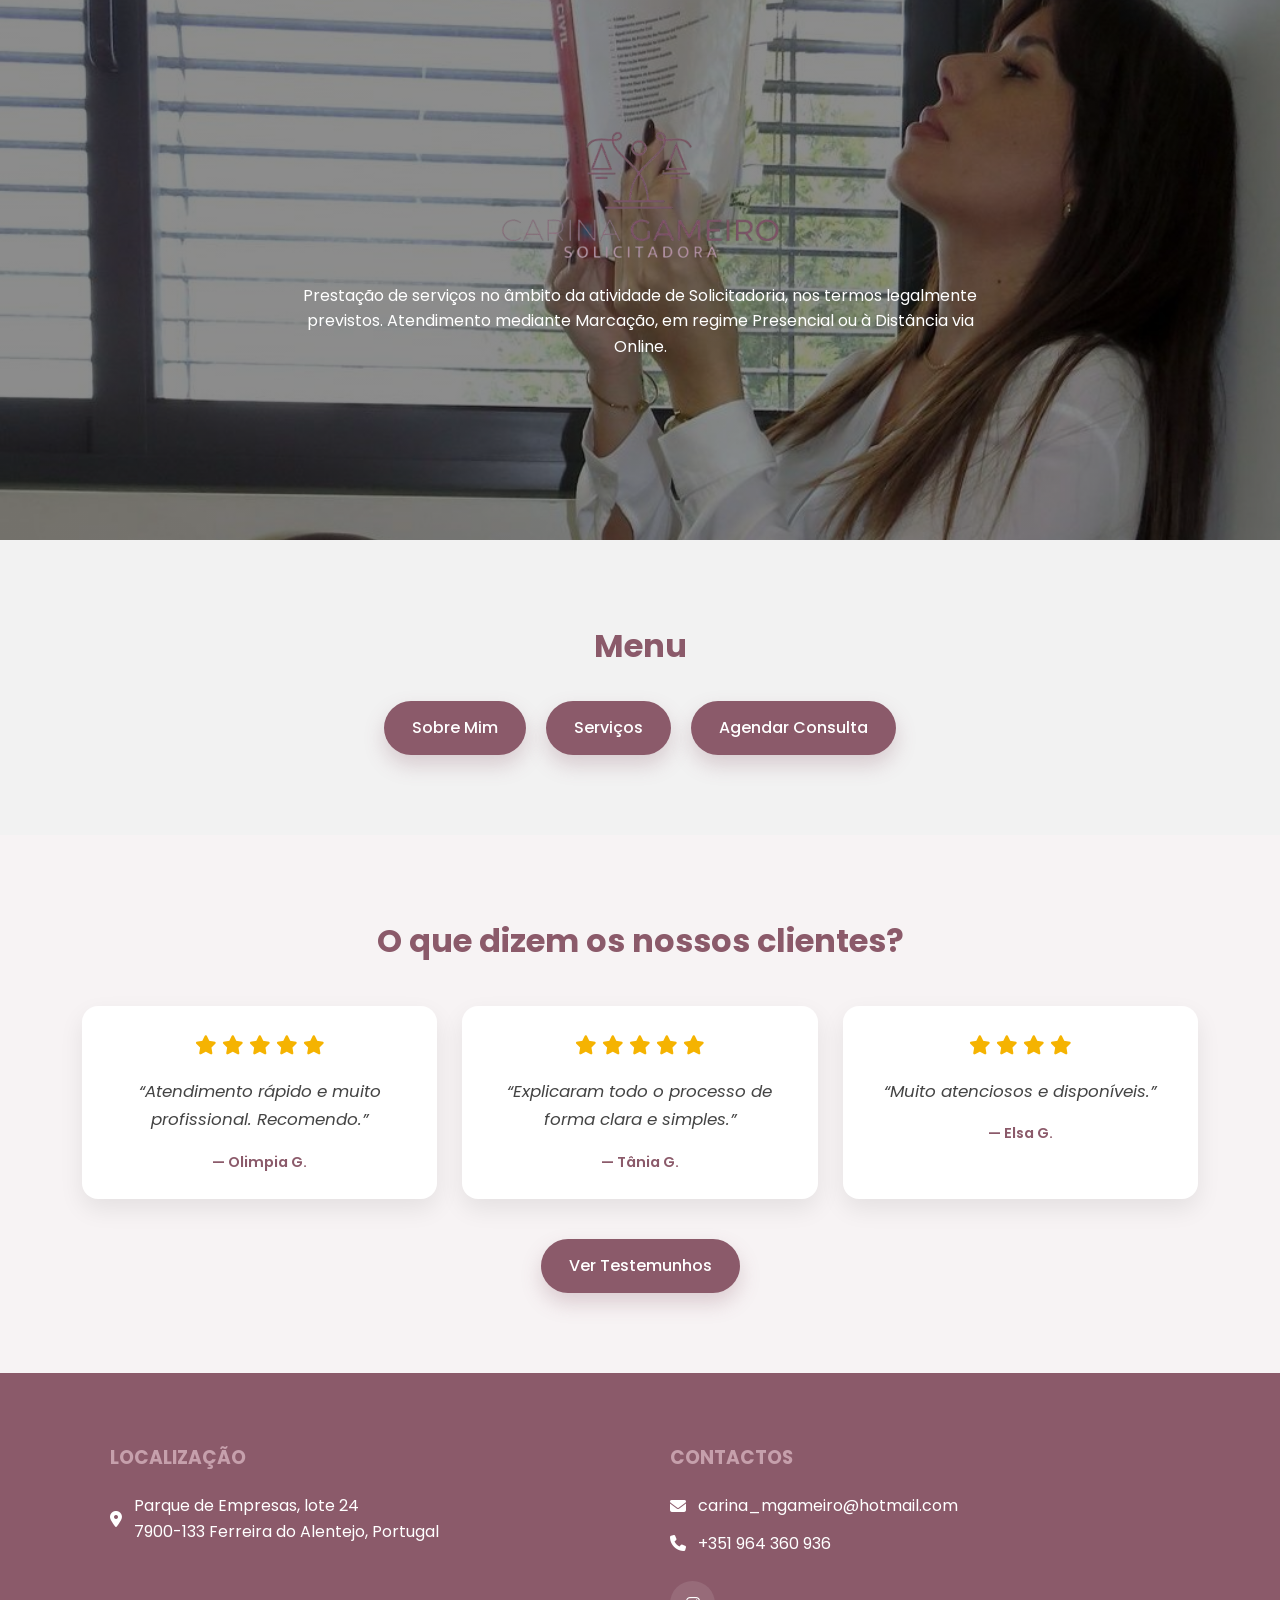
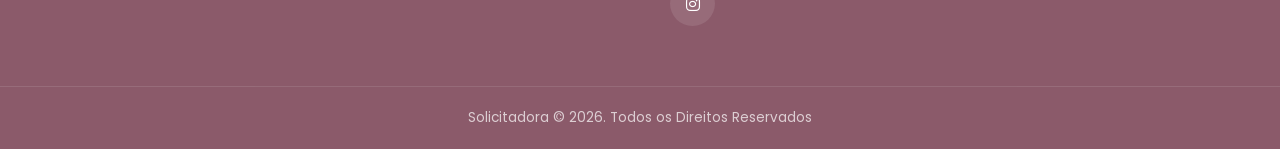
<file: index.html>
<!DOCTYPE html>
<html lang="pt">

<head>
    <meta charset="UTF-8">
    <meta name="viewport" content="width=device-width, initial-scale=1.0">
    <title>Solicitadora | Carina Gameiro</title>
    <link rel="stylesheet" href="styles.css" />
    <link href="https://fonts.googleapis.com/css2?family=Poppins:wght@300;400;600&display=swap" rel="stylesheet" />
    <link rel="stylesheet" href="https://cdnjs.cloudflare.com/ajax/libs/font-awesome/6.5.0/css/all.min.css">
</head>

<body>

    <!-- ////////////////////////////////////////////////////////////////////////////////////////////////////////////////// -->
    <!-- ////////////////////////////////////////////////////////////////////////////////////////////////////////////////// -->

    <header class="header" style="background-image: url('assets/sobrecarina.jpeg');">

        <div class="header-overlay"></div>

        <div class="container">

            <img src="assets/carinagameiro_logo.png" alt="Carina Gameiro Solicitadora" class="header-logo" />

            <p class="header-text reveal">
                Prestação de serviços no âmbito da atividade de Solicitadoria, nos termos legalmente previstos.
                Atendimento mediante Marcação, em regime Presencial ou à Distância via Online.
            </p>

        </div>

    </header>

    <!-- ////////////////////////////////////////////////////////////////////////////////////////////////////////////////// -->
    <!-- ////////////////////////////////////////////////////////////////////////////////////////////////////////////////// -->

    <section class="menu">

        <h2>Menu</h2>

        <!-- ============================================================================== -->
        <!-- BOTÕES -->
        <div class="menu-btns">
            <a href="sobre.html" class="btn-primary">Sobre Mim</a>
            <a href="servicos.html" class="btn-primary">Serviços</a>
            <a href="atendimento.html" class="btn-primary">Agendar Consulta</a>
        </div>

    </section>

    <!-- ////////////////////////////////////////////////////////////////////////////////////////////////////////////////// -->
    <!-- ////////////////////////////////////////////////////////////////////////////////////////////////////////////////// -->

    <section class="testimonials">

        <div class="container">

            <h2>O que dizem os nossos clientes?</h2>

            <div class="testimonials-grid">

                <!-- ============================================================================== -->
                <!-- 1º CARD -->
                <div class="testimonial-card">

                    <div class="stars">
                        <i class="fas fa-star"></i>
                        <i class="fas fa-star"></i>
                        <i class="fas fa-star"></i>
                        <i class="fas fa-star"></i>
                        <i class="fas fa-star"></i>
                    </div>

                    <p>“Atendimento rápido e muito profissional. Recomendo.”</p>
                    <span class="author">— Olimpia G.</span>

                </div>

                <!-- ============================================================================== -->
                <!-- 2º CARD -->
                <div class="testimonial-card">

                    <div class="stars">
                        <i class="fas fa-star"></i>
                        <i class="fas fa-star"></i>
                        <i class="fas fa-star"></i>
                        <i class="fas fa-star"></i>
                        <i class="fas fa-star"></i>
                    </div>

                    <p>“Explicaram todo o processo de forma clara e simples.”</p>
                    <span class="author">— Tânia G.</span>

                </div>

                <!-- ============================================================================== -->
                <!-- 3º CARD -->
                <div class="testimonial-card">

                    <div class="stars">
                        <i class="fas fa-star"></i>
                        <i class="fas fa-star"></i>
                        <i class="fas fa-star"></i>
                        <i class="fas fa-star"></i>
                    </div>

                    <p>“Muito atenciosos e disponíveis.”</p>
                    <span class="author">— Elsa G.</span>

                </div>
            </div>

            <a href="testemunhos.html" class="btn-primary">Ver Testemunhos</a>

        </div>

    </section>

    <!-- ////////////////////////////////////////////////////////////////////////////////////////////////////////////////// -->
    <!-- ////////////////////////////////////////////////////////////////////////////////////////////////////////////////// -->

    <section class="footer">

        <div class="container">

            <!-- ============================================================================== -->
            <!-- LADO ESQUERDO -->
            <div class="footer-left">

                <h3>LOCALIZAÇÃO</h3>

                <div class="contact-item">
                    <i class="fas fa-location-dot"></i>
                    <p>Parque de Empresas, lote 24<br />7900-133 Ferreira do Alentejo, Portugal</p>
                </div>

            </div>

            <!-- ============================================================================== -->
            <!-- LADO DIREITO -->
            <div class="footer-right">

                <h3>CONTACTOS</h3>

                <div class="contact-item">
                    <i class="fas fa-envelope"></i>
                    <span>carina_mgameiro@hotmail.com</span>
                </div>

                <div class="contact-item">
                    <i class="fas fa-phone"></i>
                    <span>+351 964 360 936</span>
                </div>

                <div class="footer-socials">
                    <a href="https://www.instagram.com/carinagameiro.solicitadora/" target="_blank">
                        <i class="fab fa-instagram"></i>
                    </a>
                </div>

            </div>

        </div>

        <!-- ============================================================================== -->
        <!-- FINAL -->
        <div class="footer-bottom">
            <p>
                Solicitadora © 2026. Todos os Direitos Reservados
            </p>
        </div>

    </section>

    <!-- ////////////////////////////////////////////////////////////////////////////////////////////////////////////////// -->
    <!-- ////////////////////////////////////////////////////////////////////////////////////////////////////////////////// -->

    <script src="script.js"></script>

</body>

</html>
</file>
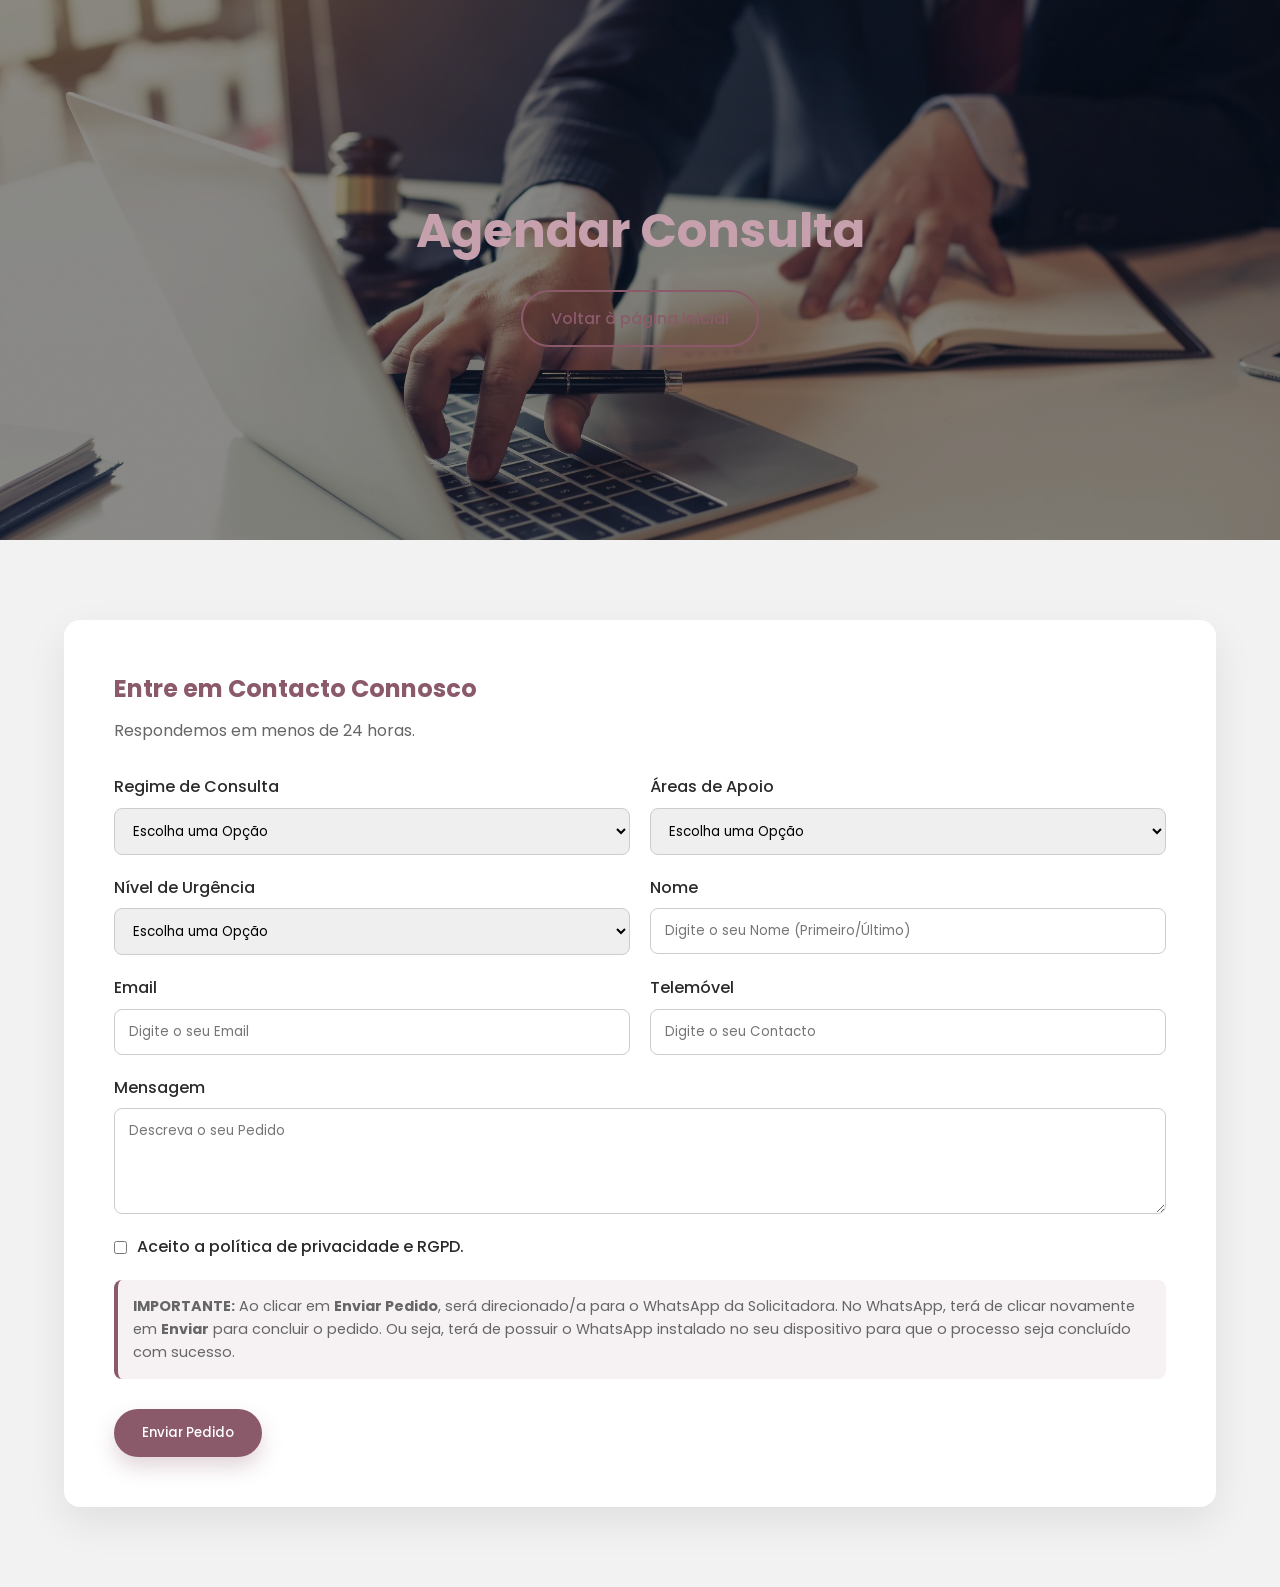
<file: atendimento.html>
<!DOCTYPE html>
<html lang="pt">

<head>
    <meta charset="UTF-8">
    <meta name="viewport" content="width=device-width, initial-scale=1.0">
    <title>Agendar Consulta | Carina Gameiro</title>
    <link rel="stylesheet" href="styles.css" />
    <link href="https://fonts.googleapis.com/css2?family=Poppins:wght@300;400;600&display=swap" rel="stylesheet" />
    <link rel="stylesheet" href="https://cdnjs.cloudflare.com/ajax/libs/font-awesome/6.5.0/css/all.min.css">
</head>

<body>

    <!-- ////////////////////////////////////////////////////////////////////////////////////////////////////////////////// -->
    <!-- ////////////////////////////////////////////////////////////////////////////////////////////////////////////////// -->

    <header class="header" style="background-image: url('assets/consultaonline.jpeg');">

        <div class="header-overlay"></div>

        <div class="container">

            <div class="header-content">
                <h1>Agendar Consulta</h1>
                <a href="index.html" class="btn-secondary">Voltar à página inicial</a>
            </div>

        </div>

    </header>

    <!-- ////////////////////////////////////////////////////////////////////////////////////////////////////////////////// -->
    <!-- ////////////////////////////////////////////////////////////////////////////////////////////////////////////////// -->

    <section class="appointment">

        <div class="container">

            <form class="appointment-form" id="formWhatsapp">

                <h2>Entre em Contacto Connosco</h2>
                <p>Respondemos em menos de 24 horas.</p>

                <div class="appointment-grid">

                    <div>
                        <label for="consultation">Regime de Consulta</label>
                        <select id="consultation" required>
                            <option value="">Escolha uma Opção</option>
                            <option>Presencial</option>
                            <option>Online</option>
                        </select>
                    </div>

                    <div>
                        <label for="area">Áreas de Apoio</label>
                        <select id="area" required>
                            <option value="">Escolha uma Opção</option>
                            <option>Atos Notariais</option>
                            <option>Societário e Comercial</option>
                            <option>Imobiliário e Registos</option>
                            <option>Família e Sucessões</option>
                            <option>Contratual e Laboral</option>
                            <option>Fiscal</option>
                        </select>
                    </div>

                    <div>
                        <label for="urgency">Nível de Urgência</label>
                        <select id="urgency" required>
                            <option value="">Escolha uma Opção</option>
                            <option>Normal</option>
                            <option>Urgente</option>
                        </select>
                    </div>

                    <div>
                        <label for="name">Nome</label>
                        <input id="name" type="text" placeholder="Digite o seu Nome (Primeiro/Último)" required>
                    </div>

                    <div>
                        <label for="email">Email</label>
                        <input id="email" type="email" placeholder="Digite o seu Email" required>
                    </div>

                    <div>
                        <label for="phone">Telemóvel</label>
                        <input id="phone" type="tel" placeholder="Digite o seu Contacto" required>
                    </div>

                    <div class="massage-width">
                        <label for="message">Mensagem</label>
                        <textarea id="message" rows="4" placeholder="Descreva o seu Pedido"></textarea>
                    </div>

                </div>

                <div class="checkbox-group">
                    <label>
                        <input type="checkbox" required> Aceito a política de privacidade e RGPD.
                    </label>
                </div>

                <p class="whatsapp-note">
                    <strong>IMPORTANTE:</strong> Ao clicar em <strong>Enviar Pedido</strong>, será direcionado/a para o
                    WhatsApp da Solicitadora.
                    No WhatsApp, terá de clicar novamente em <strong>Enviar</strong> para concluir o pedido.
                    Ou seja, terá de possuir o WhatsApp instalado no seu dispositivo para que o processo seja concluído
                    com sucesso.
                </p>


                <button type="submit" class="btn-primary">Enviar Pedido</button>

            </form>
        </div>

    </section>

    <!-- ////////////////////////////////////////////////////////////////////////////////////////////////////////////////// -->
    <!-- ////////////////////////////////////////////////////////////////////////////////////////////////////////////////// -->

    <script src="script.js"></script>

</body>

</html>
</file>
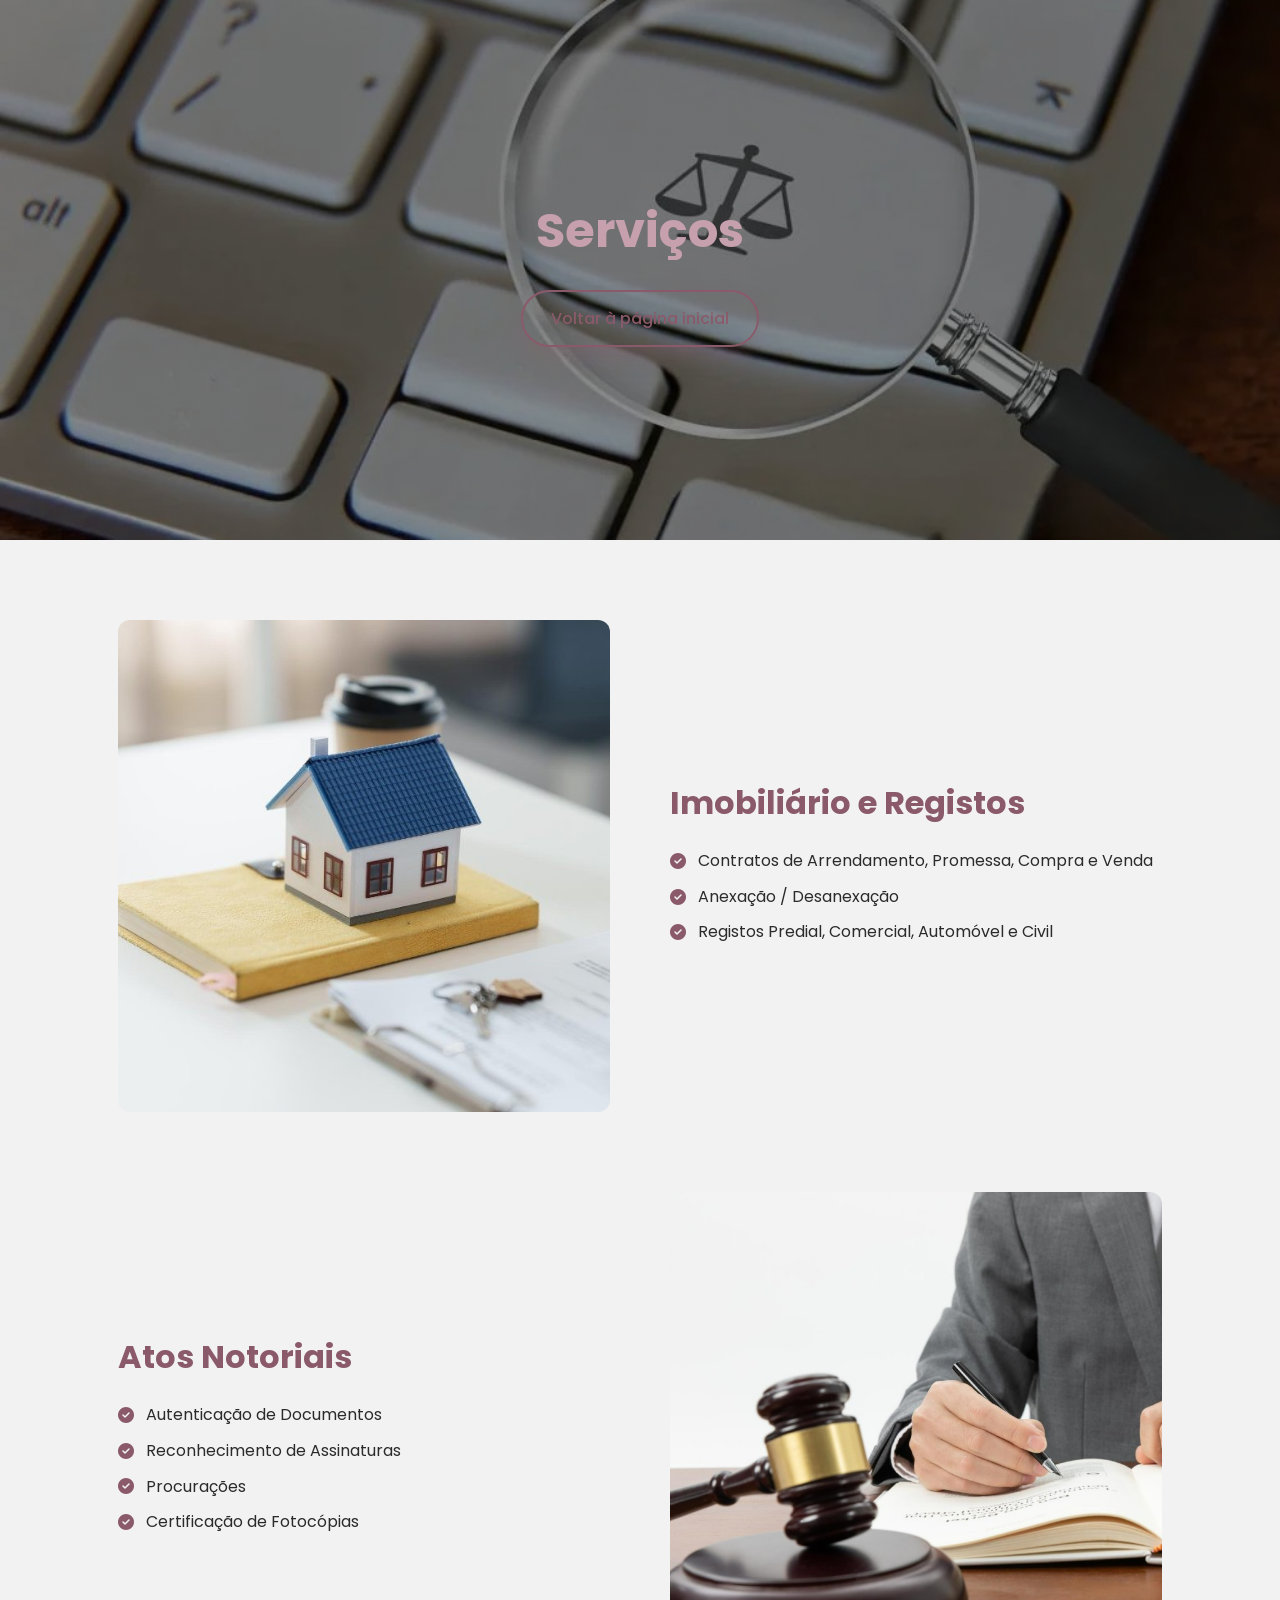
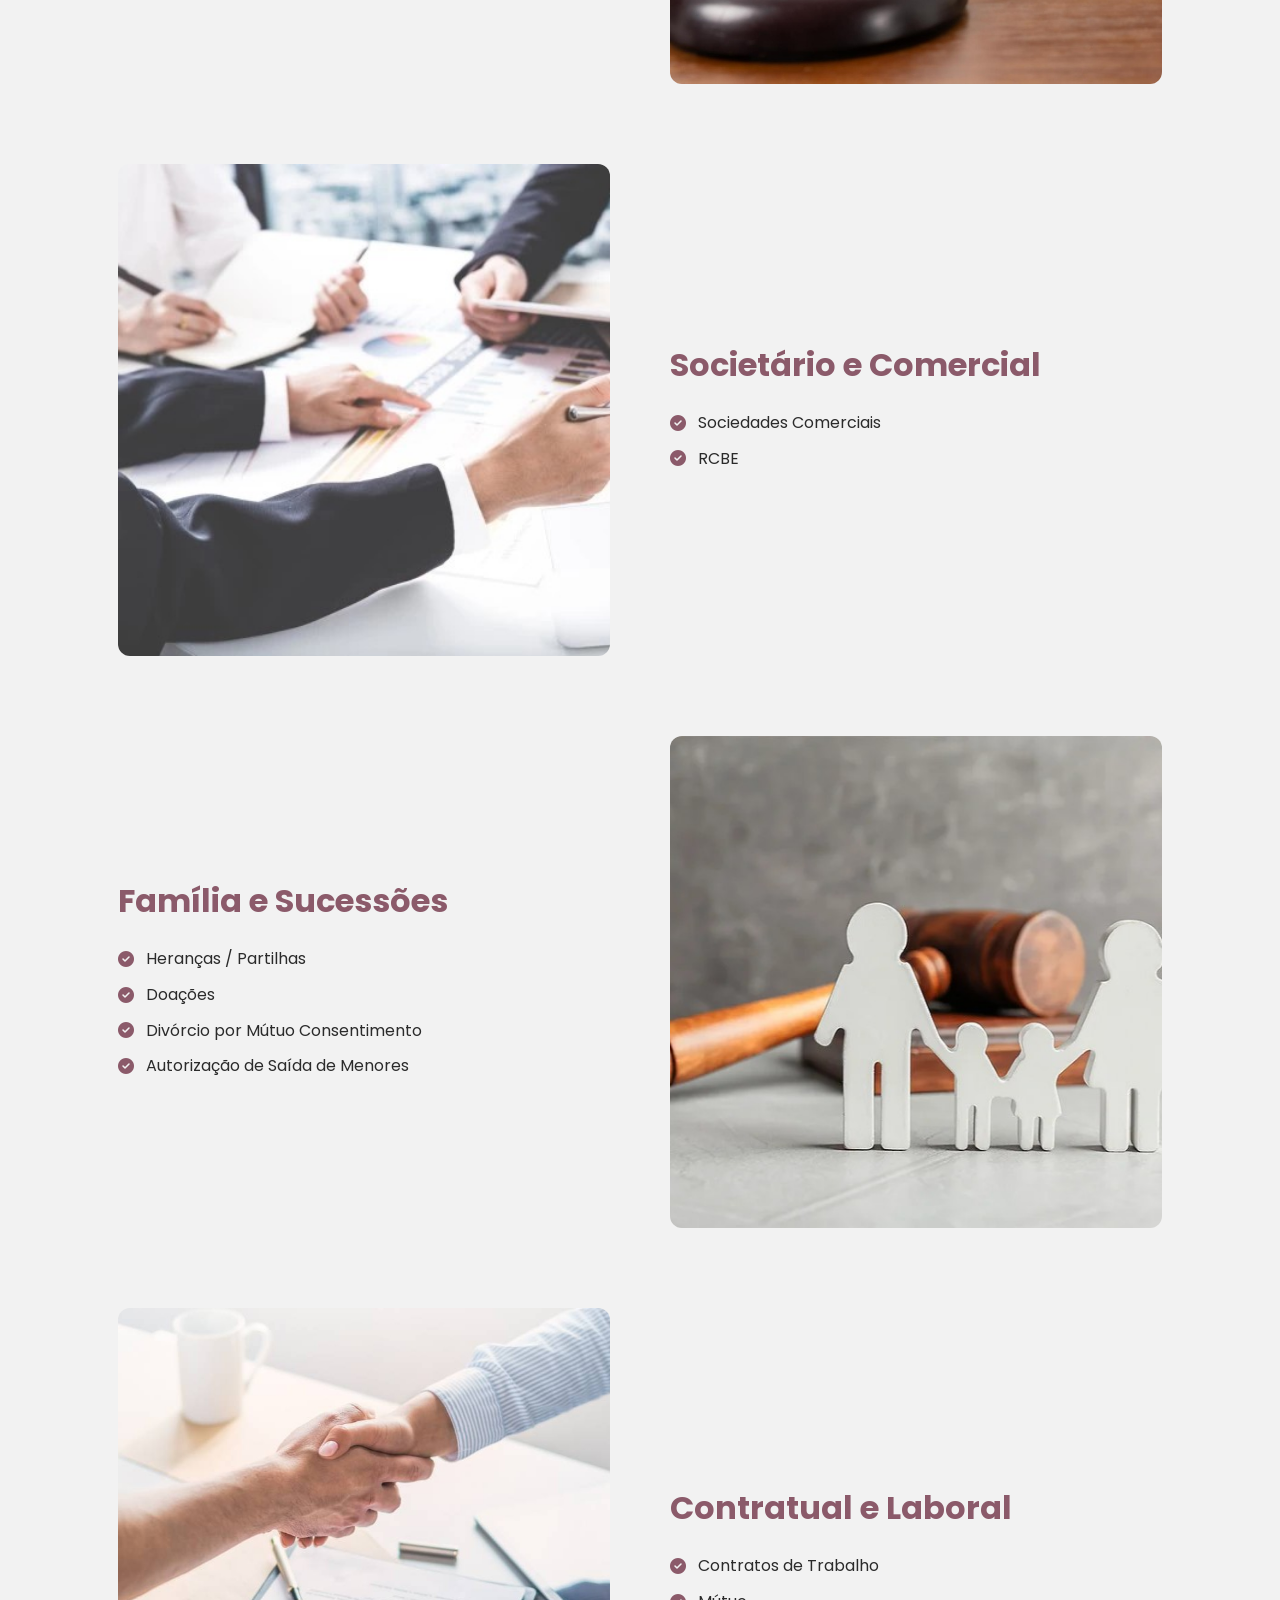
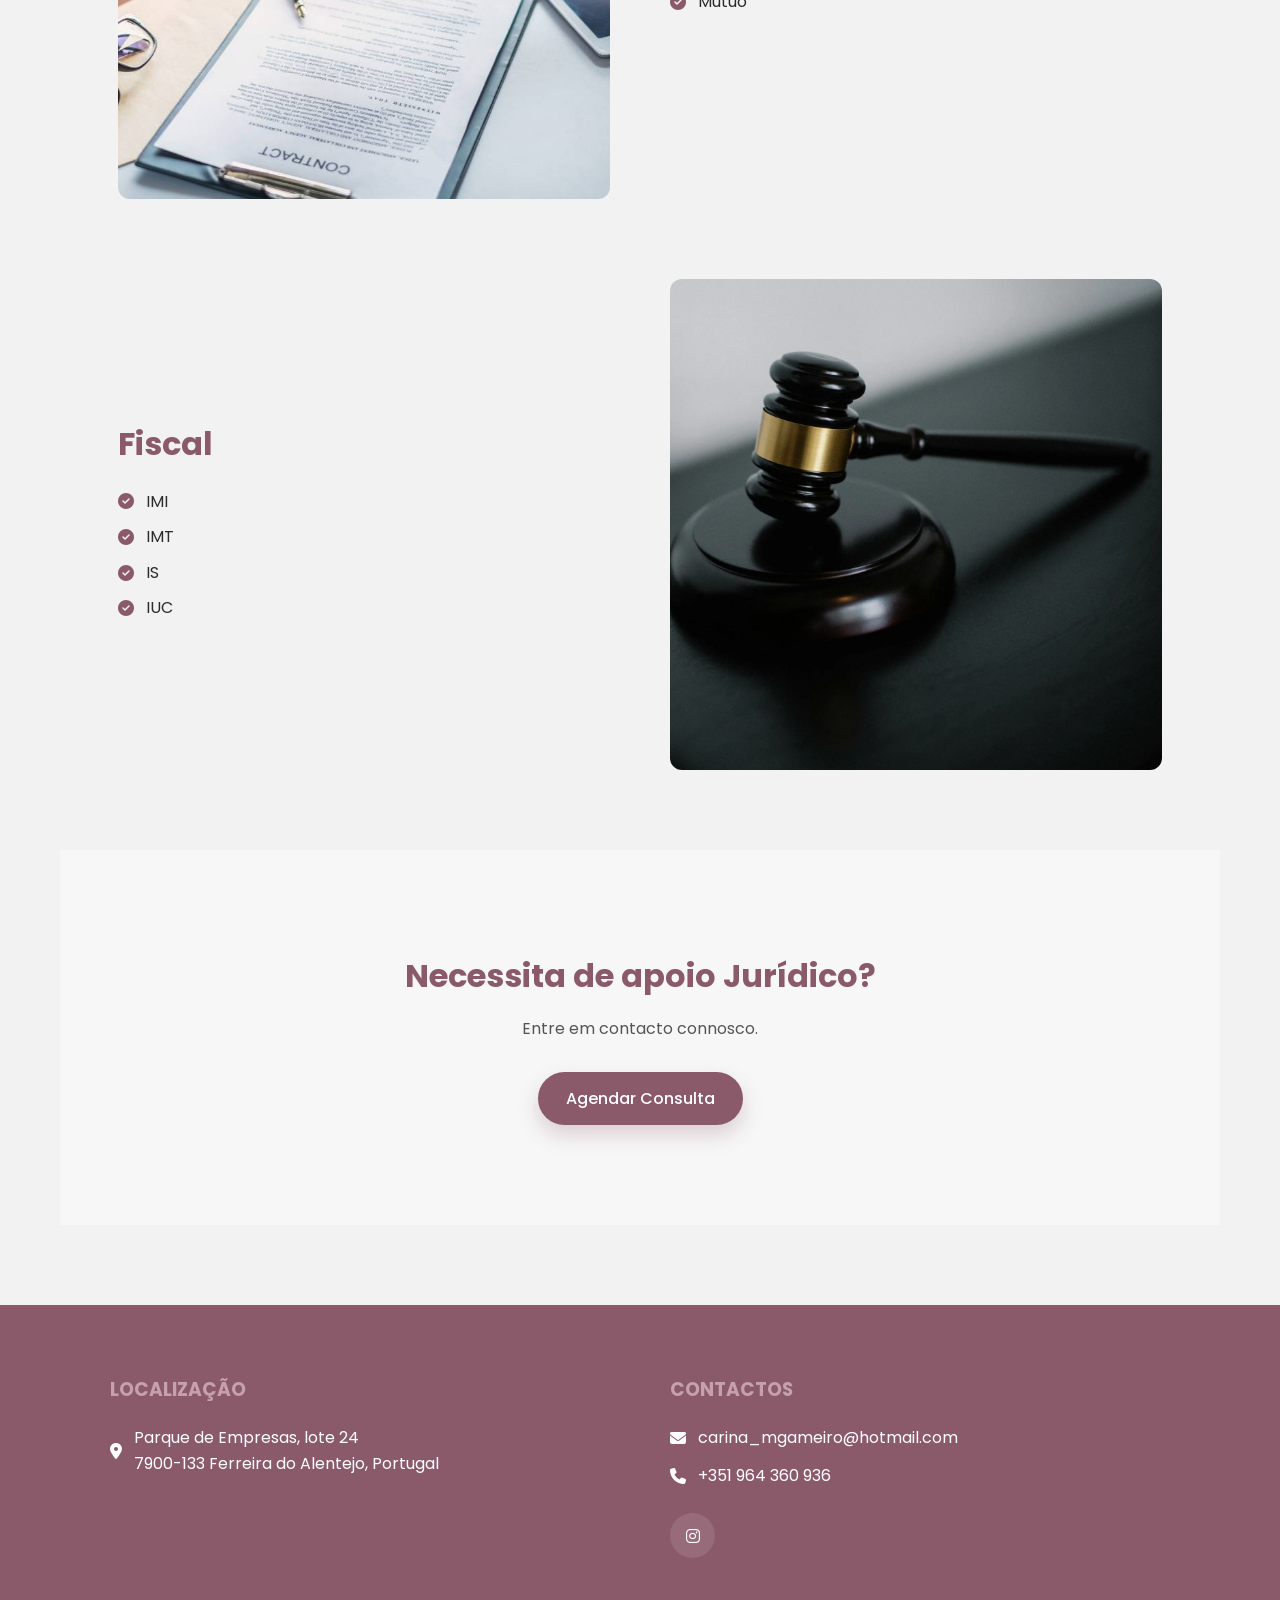
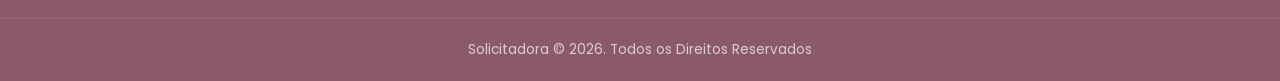
<file: servicos.html>
<!DOCTYPE html>
<html lang="pt">

<head>
    <meta charset="UTF-8">
    <meta name="viewport" content="width=device-width, initial-scale=1.0">
    <title>Serviços | Carina Gameiro</title>
    <link rel="stylesheet" href="styles.css" />
    <link href="https://fonts.googleapis.com/css2?family=Poppins:wght@300;400;600&display=swap" rel="stylesheet" />
    <link rel="stylesheet" href="https://cdnjs.cloudflare.com/ajax/libs/font-awesome/6.5.0/css/all.min.css">
</head>

<body>

    <!-- ////////////////////////////////////////////////////////////////////////////////////////////////////////////////// -->
    <!-- ////////////////////////////////////////////////////////////////////////////////////////////////////////////////// -->

    <header class="header" style="background-image: url('assets/servicos.jpg');">

        <div class="header-overlay"></div>

        <div class="container">

            <div class="header-content">
                <h1>Serviços</h1>
                <a href="index.html" class="btn-secondary">Voltar à página inicial</a>
            </div>

        </div>

    </header>

    <!-- ////////////////////////////////////////////////////////////////////////////////////////////////////////////////// -->
    <!-- ////////////////////////////////////////////////////////////////////////////////////////////////////////////////// -->

    <section class="services">

        <div class="container">

            <!-- ============================================================================== -->
            <!-- 1º CARD - IMOBILIÁRIO E REGISTOS -->
            <div class="service-row">

                <div class="service-image">
                    <img src="assets/imobiliario_registos.jpg" alt="Imobiliário e Registos">
                </div>

                <div class="service-content">
                    <h2>Imobiliário e Registos</h2>

                    <ul>
                        <li><i class="fas fa-circle-check"></i> Contratos de Arrendamento, Promessa, Compra e Venda</li>
                        <li><i class="fas fa-circle-check"></i> Anexação / Desanexação</li>
                        <li><i class="fas fa-circle-check"></i> Registos Predial, Comercial, Automóvel e Civil</li>
                    </ul>
                </div>

            </div>

            <!-- ============================================================================== -->
            <!-- 2º CARD - ATOS NOTORIAIS -->
            <div class="service-row reverse">

                <div class="service-image">
                    <img src="assets/atos_notoriais.jpg" alt="Atos Notoriais">
                </div>

                <div class="service-content">
                    <h2>Atos Notoriais</h2>

                    <ul>
                        <li><i class="fas fa-circle-check"></i> Autenticação de Documentos</li>
                        <li><i class="fas fa-circle-check"></i> Reconhecimento de Assinaturas</li>
                        <li><i class="fas fa-circle-check"></i> Procurações</li>
                        <li><i class="fas fa-circle-check"></i> Certificação de Fotocópias</li>
                    </ul>
                </div>

            </div>

            <!-- ============================================================================== -->
            <!-- 3º CARD - SOCIETÁRIO E COMERCIAL -->
            <div class="service-row">

                <div class="service-image">
                    <img src="assets/societario_comercial.jpg" alt="Societário e Comercial">
                </div>

                <div class="service-content">
                    <h2>Societário e Comercial</h2>

                    <ul>
                        <li><i class="fas fa-circle-check"></i> Sociedades Comerciais</li>
                        <li><i class="fas fa-circle-check"></i> RCBE</li>
                    </ul>
                </div>

            </div>

            <!-- ============================================================================== -->
            <!-- 4º CARD - FAMÍLIA E SUCESSÕES -->
            <div class="service-row reverse">

                <div class="service-image">
                    <img src="assets/familia_sucessões.jpg" alt="Família e Sucessões">
                </div>

                <div class="service-content">
                    <h2>Família e Sucessões</h2>

                    <ul>
                        <li><i class="fas fa-circle-check"></i> Heranças / Partilhas</li>
                        <li><i class="fas fa-circle-check"></i> Doações</li>
                        <li><i class="fas fa-circle-check"></i> Divórcio por Mútuo Consentimento</li>
                        <li><i class="fas fa-circle-check"></i> Autorização de Saída de Menores</li>
                    </ul>
                </div>

            </div>

            <!-- ============================================================================== -->
            <!-- 5º CARD - CONTRATUAL E LABORAL -->
            <div class="service-row">

                <div class="service-image">
                    <img src="assets/contratual_laboral.jpg" alt="Contratual e Laboral">
                </div>

                <div class="service-content">
                    <h2>Contratual e Laboral</h2>

                    <ul>
                        <li><i class="fas fa-circle-check"></i> Contratos de Trabalho</li>
                        <li><i class="fas fa-circle-check"></i> Mútuo</li>
                    </ul>
                </div>

            </div>

            <!-- ============================================================================== -->
            <!-- 6º CARD - FISCAL -->
            <div class="service-row reverse">

                <div class="service-image">
                    <img src="assets/fiscal.jpg" alt="Fiscal">
                </div>

                <div class="service-content">
                    <h2>Fiscal</h2>

                    <ul>
                        <li><i class="fas fa-circle-check"></i> IMI</li>
                        <li><i class="fas fa-circle-check"></i> IMT</li>
                        <li><i class="fas fa-circle-check"></i> IS</li>
                        <li><i class="fas fa-circle-check"></i> IUC</li>
                    </ul>
                </div>

            </div>

        </div>

        <!-- ////////////////////////////////////////////////////////////////////////////////////////////////////////////////// -->
        <!-- ////////////////////////////////////////////////////////////////////////////////////////////////////////////////// -->

        <section class="cta">

            <h2>Necessita de apoio Jurídico?</h2>
            <p>Entre em contacto connosco.</p>
            <a href="atendimento.html" class="btn-primary">Agendar Consulta</a>

        </section>

    </section>

    <!-- ////////////////////////////////////////////////////////////////////////////////////////////////////////////////// -->
    <!-- ////////////////////////////////////////////////////////////////////////////////////////////////////////////////// -->

    <section class="footer">

        <div class="container">

            <!-- ============================================================================== -->
            <!-- LADO ESQUERDO -->
            <div class="footer-left">

                <h3>LOCALIZAÇÃO</h3>

                <div class="contact-item">
                    <i class="fas fa-location-dot"></i>
                    <p>Parque de Empresas, lote 24<br />7900-133 Ferreira do Alentejo, Portugal</p>
                </div>

            </div>

            <!-- ============================================================================== -->
            <!-- LADO DIREITO -->
            <div class="footer-right">

                <h3>CONTACTOS</h3>

                <div class="contact-item">
                    <i class="fas fa-envelope"></i>
                    <span>carina_mgameiro@hotmail.com</span>
                </div>

                <div class="contact-item">
                    <i class="fas fa-phone"></i>
                    <span>+351 964 360 936</span>
                </div>

                <div class="footer-socials">
                    <a href="https://www.instagram.com/carinagameiro.solicitadora/" target="_blank">
                        <i class="fab fa-instagram"></i>
                    </a>
                </div>

            </div>

        </div>

        <!-- ============================================================================== -->
        <!-- FINAL -->
        <div class="footer-bottom">
            <p>
                Solicitadora © 2026. Todos os Direitos Reservados
            </p>
        </div>

    </section>

    <!-- ////////////////////////////////////////////////////////////////////////////////////////////////////////////////// -->
    <!-- ////////////////////////////////////////////////////////////////////////////////////////////////////////////////// -->

    <script src="script.js"></script>

</body>

</html>
</file>
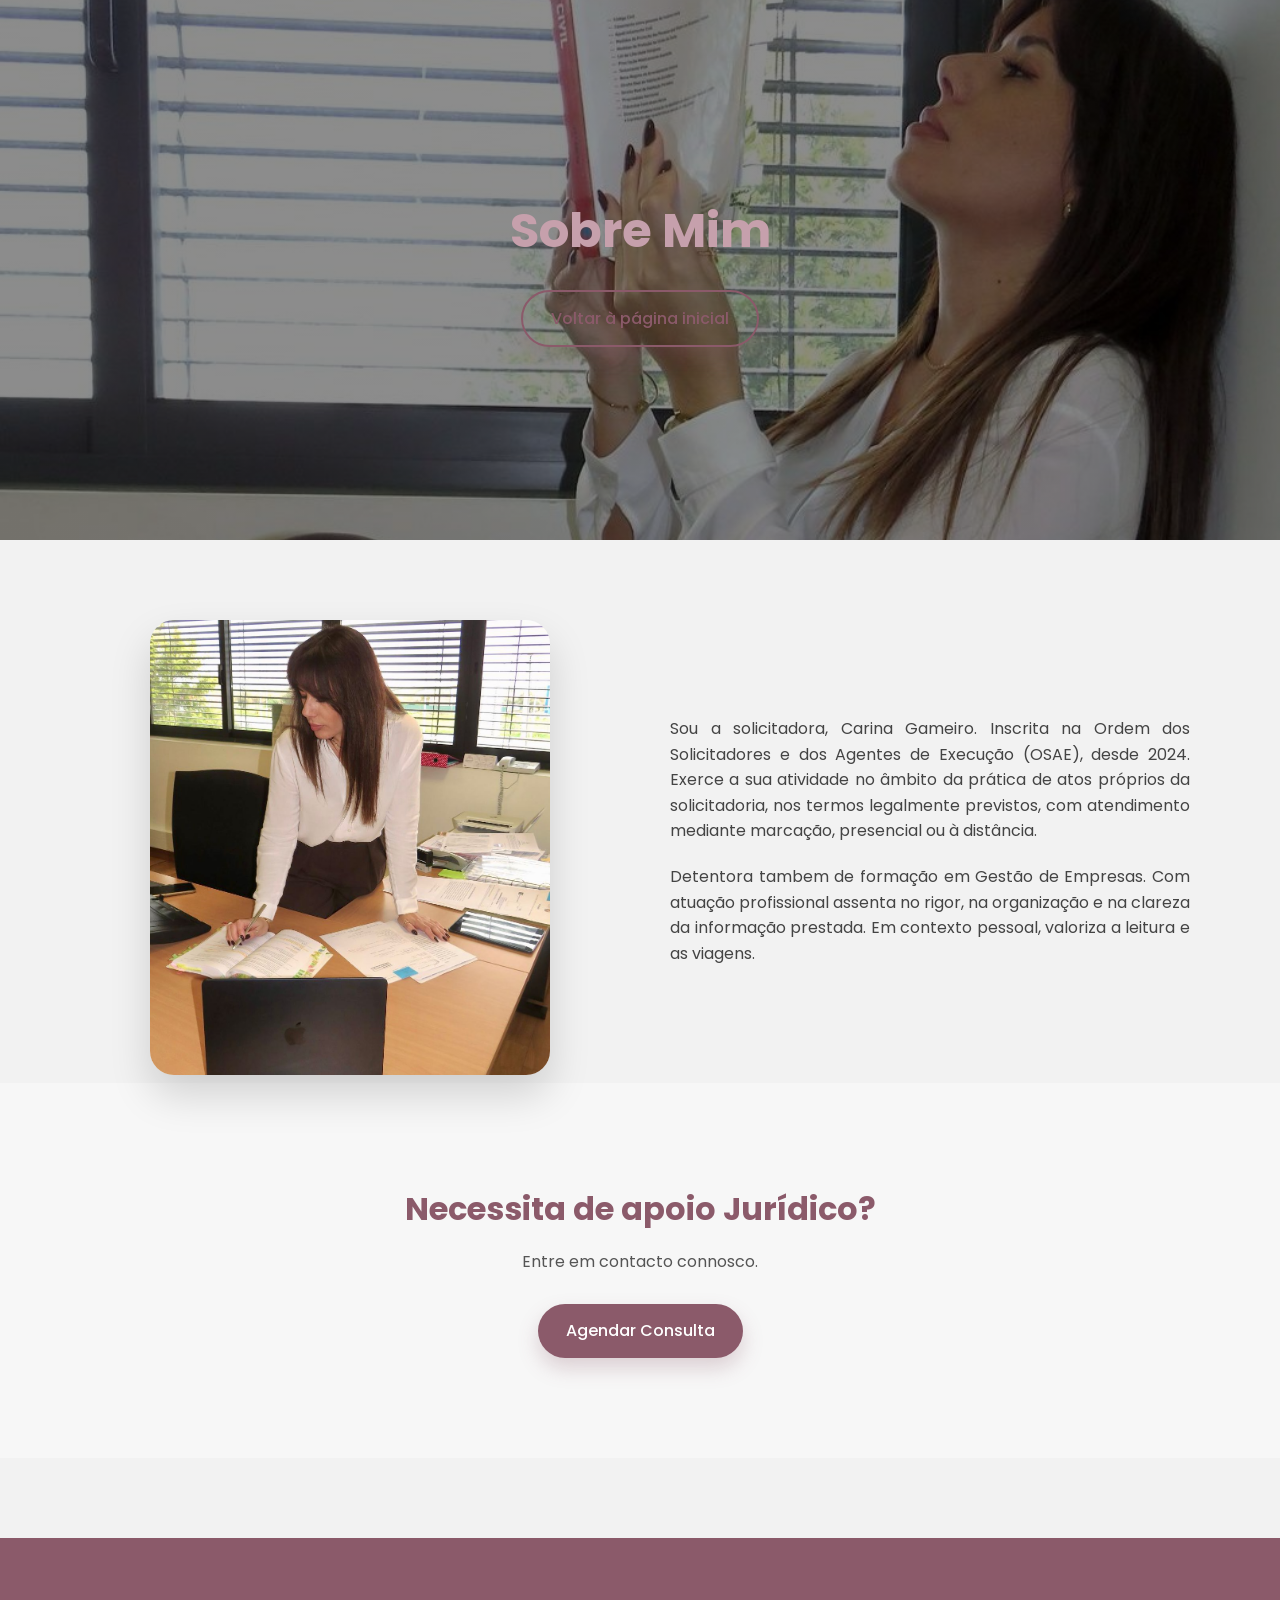
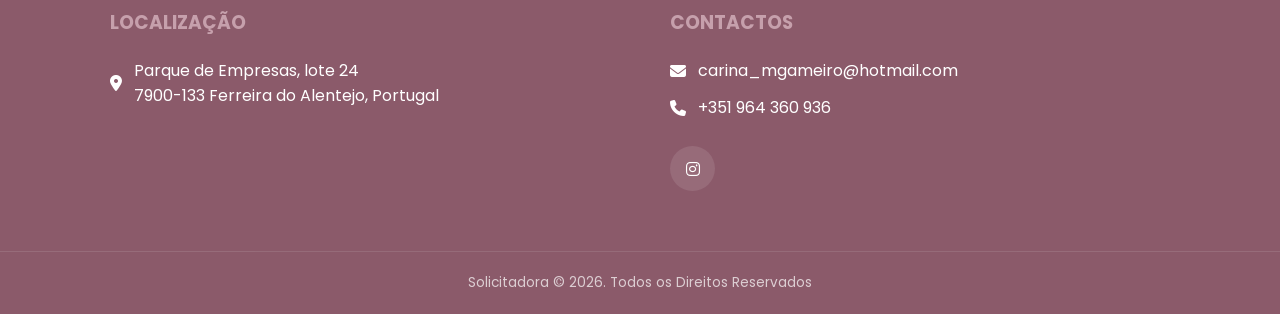
<file: sobre.html>
<!DOCTYPE html>
<html lang="pt">

<head>
    <meta charset="UTF-8">
    <meta name="viewport" content="width=device-width, initial-scale=1.0">
    <title>Solicitadora | Carina Gameiro</title>
    <link rel="stylesheet" href="styles.css" />
    <link href="https://fonts.googleapis.com/css2?family=Poppins:wght@300;400;600&display=swap" rel="stylesheet" />
    <link rel="stylesheet" href="https://cdnjs.cloudflare.com/ajax/libs/font-awesome/6.5.0/css/all.min.css">
</head>

<body>

    <!-- ////////////////////////////////////////////////////////////////////////////////////////////////////////////////// -->
    <!-- ////////////////////////////////////////////////////////////////////////////////////////////////////////////////// -->

    <header class="header" style="background-image: url('assets/sobrecarina.jpeg');">

        <div class="header-overlay"></div>

        <div class="container">

            <div class="header-content">
                <h1>Sobre Mim</h1>
                <a href="index.html" class="btn-secondary">Voltar à página inicial</a>
            </div>

        </div>

    </header>

    <!-- ////////////////////////////////////////////////////////////////////////////////////////////////////////////////// -->
    <!-- ////////////////////////////////////////////////////////////////////////////////////////////////////////////////// -->

    <section class="about-me">

        <section class="container">

            <div class="about-me-photo">
                <img src="assets/carina.jpeg" alt="Carina Gameiro">
            </div>

            <div class="about-me-text">
                <p>
                    Sou a solicitadora, Carina Gameiro.
                    Inscrita na Ordem dos Solicitadores e dos Agentes de Execução (OSAE), desde 2024.
                    Exerce a sua atividade no âmbito da prática de atos próprios da solicitadoria, nos termos legalmente
                    previstos, com atendimento mediante marcação, presencial ou à distância.
                </p>
                <p>
                    Detentora tambem de formação em Gestão de Empresas. Com atuação profissional assenta no rigor, na
                    organização e na clareza da informação prestada. Em contexto pessoal, valoriza a leitura e as
                    viagens.
                </p>
            </div>

        </section>

        <!-- ////////////////////////////////////////////////////////////////////////////////////////////////////////////////// -->
        <!-- ////////////////////////////////////////////////////////////////////////////////////////////////////////////////// -->

        <section class="cta">

            <h2>Necessita de apoio Jurídico?</h2>
            <p>Entre em contacto connosco.</p>
            <a href="atendimento.html" class="btn-primary">Agendar Consulta</a>

        </section>

    </section>

    <!-- ////////////////////////////////////////////////////////////////////////////////////////////////////////////////// -->
    <!-- ////////////////////////////////////////////////////////////////////////////////////////////////////////////////// -->

    <section class="footer">

        <div class="container">

            <!-- ============================================================================== -->
            <!-- LADO ESQUERDO -->
            <div class="footer-left">

                <h3>LOCALIZAÇÃO</h3>

                <div class="contact-item">
                    <i class="fas fa-location-dot"></i>
                    <p>Parque de Empresas, lote 24<br />7900-133 Ferreira do Alentejo, Portugal</p>
                </div>

            </div>

            <!-- ============================================================================== -->
            <!-- LADO DIREITO -->
            <div class="footer-right">

                <h3>CONTACTOS</h3>

                <div class="contact-item">
                    <i class="fas fa-envelope"></i>
                    <span>carina_mgameiro@hotmail.com</span>
                </div>

                <div class="contact-item">
                    <i class="fas fa-phone"></i>
                    <span>+351 964 360 936</span>
                </div>

                <div class="footer-socials">
                    <a href="https://www.instagram.com/carinagameiro.solicitadora/" target="_blank">
                        <i class="fab fa-instagram"></i>
                    </a>
                </div>

            </div>

        </div>

        <!-- ============================================================================== -->
        <!-- FINAL -->
        <div class="footer-bottom">
            <p>
                Solicitadora © 2026. Todos os Direitos Reservados
            </p>
        </div>

    </section>

    <!-- ////////////////////////////////////////////////////////////////////////////////////////////////////////////////// -->
    <!-- ////////////////////////////////////////////////////////////////////////////////////////////////////////////////// -->

    <script src="script.js"></script>

</body>

</html>
</file>
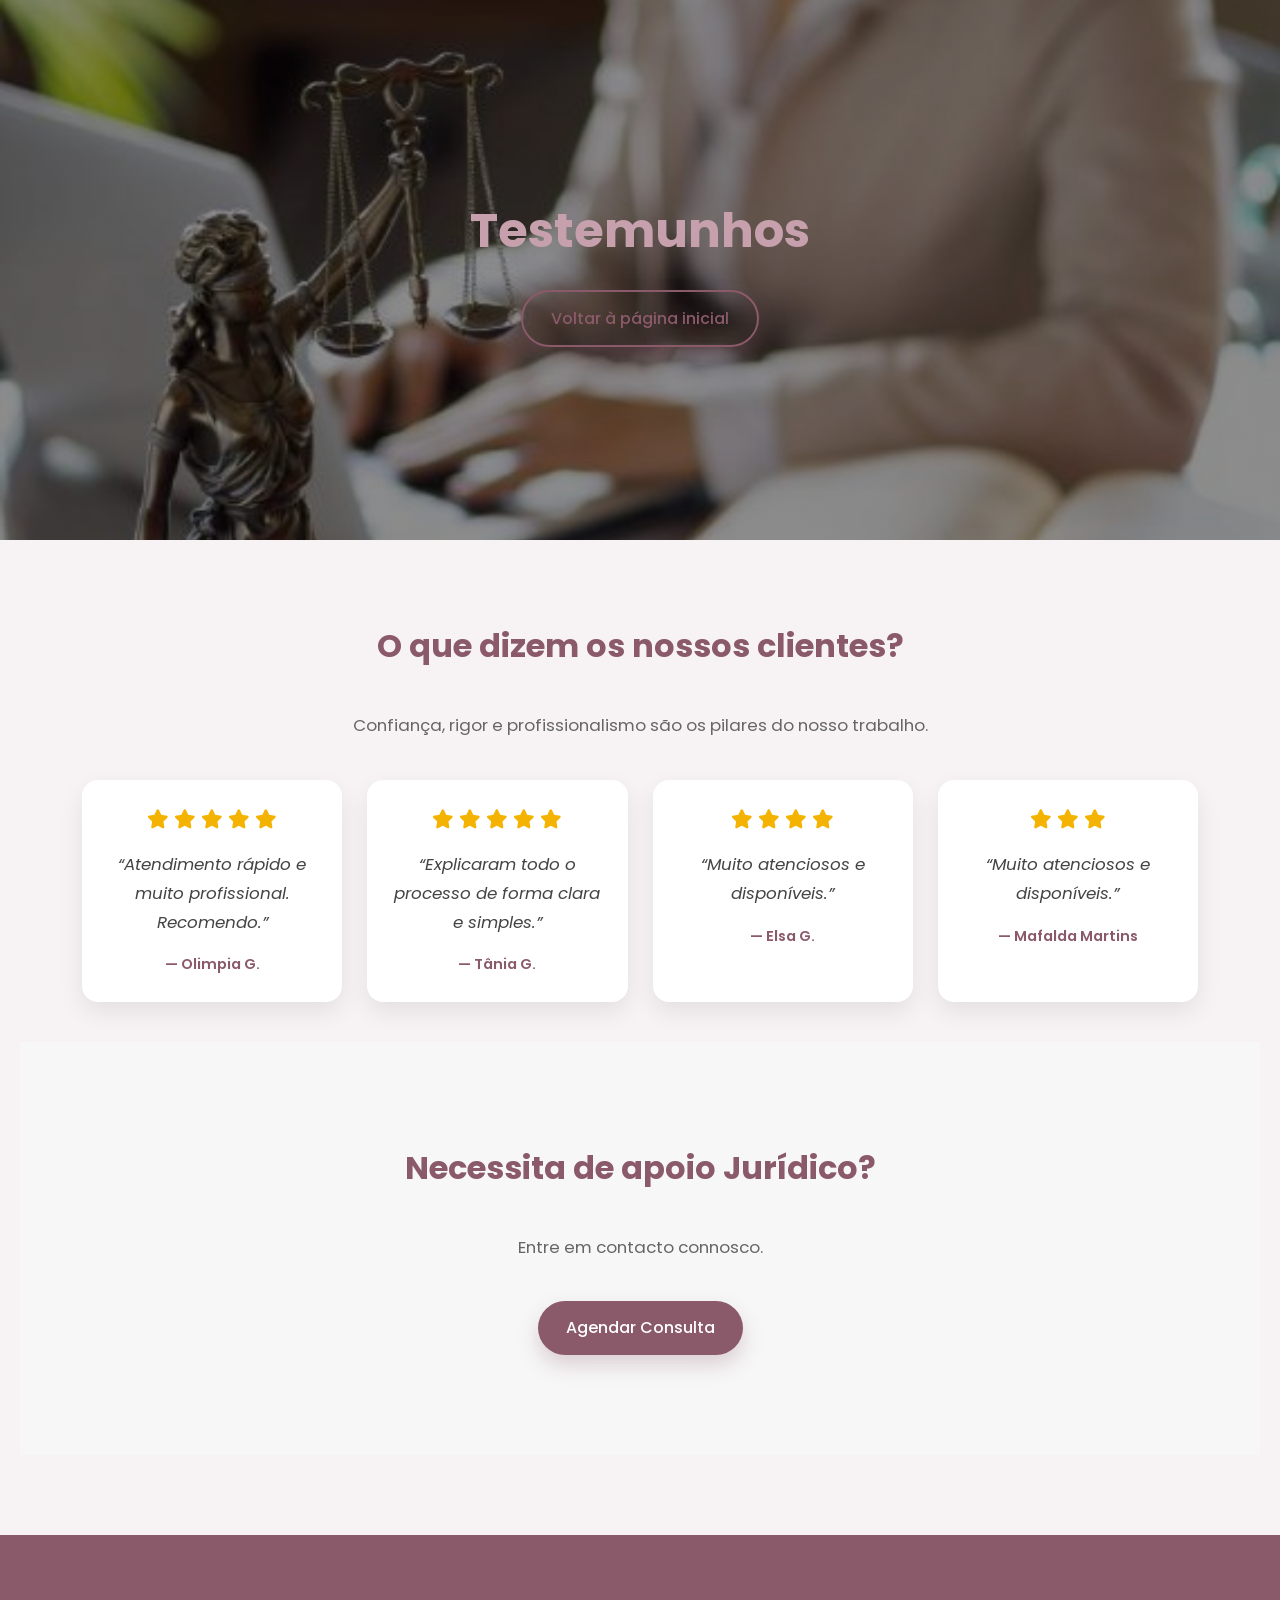
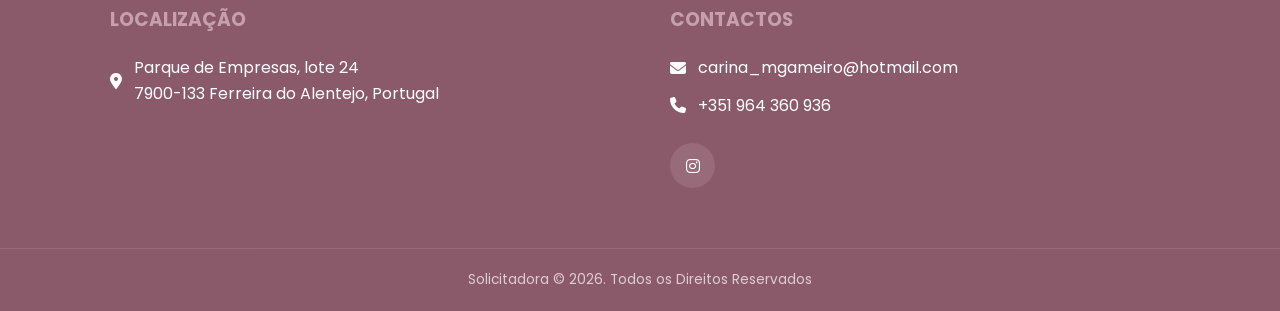
<file: testemunhos.html>
<!DOCTYPE html>
<html lang="pt">

<head>
    <meta charset="UTF-8">
    <meta name="viewport" content="width=device-width, initial-scale=1.0">
    <title>Testemunhos | Carina Gameiro</title>
    <link rel="stylesheet" href="styles.css" />
    <link href="https://fonts.googleapis.com/css2?family=Poppins:wght@300;400;600&display=swap" rel="stylesheet" />
    <link rel="stylesheet" href="https://cdnjs.cloudflare.com/ajax/libs/font-awesome/6.5.0/css/all.min.css">
</head>

<body>

    <!-- ////////////////////////////////////////////////////////////////////////////////////////////////////////////////// -->
    <!-- ////////////////////////////////////////////////////////////////////////////////////////////////////////////////// -->

    <header class="header" style="background-image: url('assets/testemunhos.jpg');">

        <div class="header-overlay"></div>

        <div class="container">

            <div class="header-content">
                <h1>Testemunhos</h1>
                <a href="index.html" class="btn-secondary">Voltar à página inicial</a>
            </div>

        </div>

    </header>

    <!-- ////////////////////////////////////////////////////////////////////////////////////////////////////////////////// -->
    <!-- ////////////////////////////////////////////////////////////////////////////////////////////////////////////////// -->

    <section class="testimonials">

        <div class="container">

            <h2>O que dizem os nossos clientes?</h2>
            <p>Confiança, rigor e profissionalismo são os pilares do nosso trabalho.</p>

            <div class="testimonials-grid">

                <!-- ============================================================================== -->
                <!-- 1º CARD -->
                <div class="testimonial-card">

                    <div class="stars">
                        <i class="fas fa-star"></i>
                        <i class="fas fa-star"></i>
                        <i class="fas fa-star"></i>
                        <i class="fas fa-star"></i>
                        <i class="fas fa-star"></i>
                    </div>

                    <p>“Atendimento rápido e muito profissional. Recomendo.”</p>
                    <span class="author">— Olimpia G.</span>

                </div>

                <!-- ============================================================================== -->
                <!-- 2º CARD -->
                <div class="testimonial-card">

                    <div class="stars">
                        <i class="fas fa-star"></i>
                        <i class="fas fa-star"></i>
                        <i class="fas fa-star"></i>
                        <i class="fas fa-star"></i>
                        <i class="fas fa-star"></i>
                    </div>

                    <p>“Explicaram todo o processo de forma clara e simples.”</p>
                    <span class="author">— Tânia G.</span>

                </div>

                <!-- ============================================================================== -->
                <!-- 3º CARD -->
                <div class="testimonial-card">

                    <div class="stars">
                        <i class="fas fa-star"></i>
                        <i class="fas fa-star"></i>
                        <i class="fas fa-star"></i>
                        <i class="fas fa-star"></i>
                    </div>

                    <p>“Muito atenciosos e disponíveis.”</p>
                    <span class="author">— Elsa G.</span>

                </div>

                <!-- ============================================================================== -->
                <!-- 4º CARD -->
                <div class="testimonial-card">

                    <div class="stars">
                        <i class="fas fa-star"></i>
                        <i class="fas fa-star"></i>
                        <i class="fas fa-star"></i>
                    </div>

                    <p>“Muito atenciosos e disponíveis.”</p>
                    <span class="author">— Mafalda Martins</span>

                </div>
            </div>

        </div>

        <!-- ////////////////////////////////////////////////////////////////////////////////////////////////////////////////// -->
        <!-- ////////////////////////////////////////////////////////////////////////////////////////////////////////////////// -->

        <section class="cta">

            <h2>Necessita de apoio Jurídico?</h2>
            <p>Entre em contacto connosco.</p>
            <a href="atendimento.html" class="btn-primary">Agendar Consulta</a>

        </section>

    </section>

    <!-- ////////////////////////////////////////////////////////////////////////////////////////////////////////////////// -->
    <!-- ////////////////////////////////////////////////////////////////////////////////////////////////////////////////// -->

    <section class="footer">

        <div class="container">

            <!-- ============================================================================== -->
            <!-- LADO ESQUERDO -->
            <div class="footer-left">

                <h3>LOCALIZAÇÃO</h3>

                <div class="contact-item">
                    <i class="fas fa-location-dot"></i>
                    <p>Parque de Empresas, lote 24<br />7900-133 Ferreira do Alentejo, Portugal</p>
                </div>

            </div>

            <!-- ============================================================================== -->
            <!-- LADO DIREITO -->
            <div class="footer-right">

                <h3>CONTACTOS</h3>

                <div class="contact-item">
                    <i class="fas fa-envelope"></i>
                    <span>carina_mgameiro@hotmail.com</span>
                </div>

                <div class="contact-item">
                    <i class="fas fa-phone"></i>
                    <span>+351 964 360 936</span>
                </div>

                <div class="footer-socials">
                    <a href="https://www.instagram.com/carinagameiro.solicitadora/" target="_blank">
                        <i class="fab fa-instagram"></i>
                    </a>
                </div>

            </div>

        </div>

        <!-- ============================================================================== -->
        <!-- FINAL -->
        <div class="footer-bottom">
            <p>
                Solicitadora © 2026. Todos os Direitos Reservados
            </p>
        </div>

    </section>

    <!-- ////////////////////////////////////////////////////////////////////////////////////////////////////////////////// -->
    <!-- ////////////////////////////////////////////////////////////////////////////////////////////////////////////////// -->

    <script src="script.js"></script>

</body>

</html>
</file>
<file: styles.css>
/* ====================================
   CONFIGURAÇÕES & COMPONENTES GERAIS
======================================= */
:root {
  --primary: #8B5A6A;
  --secondary: #C6A0AC;
  --light: #f6f6f6;
  --dark: #2b2b2b;
}

* {
  margin: 0;
  padding: 0;
  box-sizing: border-box;
  font-family: "Poppins", sans-serif;
}

html {
  scroll-behavior: smooth;
}

body {
  background: #f2f2f2;
  color: var(--dark);
  line-height: 1.6;
}

.container {
  width: 90%;
  max-width: 1200px;
  margin: auto;
}

/* BOTÕES DO WEBSITE */
.btn-primary,
.btn-secondary {
  display: inline-block;
  padding: 14px 28px;
  border-radius: 999px;
  text-decoration: none;
  font-weight: 500;
  background: var(--primary);
  color: #fff;
  border: none;
  cursor: pointer;
  transition: all 0.3s ease;
  box-shadow: 0 10px 20px rgba(139, 90, 106, 0.25);
}

.btn-primary:hover {
  background: #734652;
  transform: translateY(-3px);
  box-shadow: 0 15px 30px rgba(139, 90, 106, 0.35);
}

.btn-secondary {
  background: transparent;
  color: var(--primary);
  border: 2px solid var(--primary);
}

.btn-secondary:hover {
  background: var(--primary);
  color: white;
  transform: translateY(-3px);
}


/* ========================================================================================
   CTA - TODAS AS PÁGINAS (servicos.html; sobre.html; atendimento.html; testemunhos.html)
=========================================================================================== */
.cta {
  padding: 100px 20px;
  text-align: center;
  background: #f7f7f7;
}

.cta h2 {
  font-size: 2rem;
  color: var(--primary);
  margin-bottom: 15px;
}

.cta p {
  margin-bottom: 30px;
  color: #555;
}


/* ============================================================================================================================= */
/* ============================================================================================================================= */

/* =======================================================================================================
   HEADER - TODAS AS PÁGINAS (index.html; servicos.html; sobre.html; atendimento.html; testemunhos.html)
========================================================================================================== */
.header {
  position: relative;
  min-height: 60vh;
  background-size: cover;
  background-position: center;
  display: flex;
  align-items: center;
  justify-content: center;
  text-align: center;
  overflow: hidden;
}

.header-overlay {
  position: absolute;
  inset: 0;
  background: linear-gradient(rgba(0, 0, 0, 0.45), rgba(0, 0, 0, 0.45));
}

/* (index.html) */
.header-text {
  position: relative;
  z-index: 1;
  max-width: 700px;
  margin: 0 auto 50px;
  text-align: center;
  color: white;
  line-height: 1.6;
}

/* (index.html) */
.header-logo {
  position: relative;
  z-index: 1;
  margin-bottom: 15px;
  max-width: 280px;
  width: 100%;
  animation: fadeIn 1.2s ease forwards;
}

/* (servicos.html; sobre.html; atendimento.html; testemunhos.html) */
.header-content {
  position: relative;
  z-index: 1;
  color: #C6A0AC;
  padding: 20px;
}

.header-content h1 {
  font-size: 3rem;
  margin-bottom: 20px;
  color: #C6A0AC;
}

.header-content .btn-secondary {
  background: transparent;
  color: var(--primary);
  border: 2px solid var(--primary);
}

.header-content .btn-secondary:hover {
  background: white;
  color: var(--primary);
}



/* ============================================================================================================================= */
/* ============================================================================================================================= */

/* =========================
   MENU - PÁGINA PRINCIPAL
============================ */
.menu {
  padding: 80px 20px;
  max-width: 1100px;
  margin: 0 auto;
  text-align: center;
}

.menu h2 {
  font-size: 2rem;
  color: var(--primary);
  margin-bottom: 15px;
}

.menu-btns {
  display: flex;
  justify-content: center;
  flex-wrap: wrap;
  gap: 20px;
  margin-top: 30px;
}


/* ============================================================================================================================= */
/* ============================================================================================================================= */

/* ===============================================
   TESTEMUNHOS - PÁGINA PRINCIPAL + (index.html)
================================================== */
.testimonials {
  padding: 80px 20px;
  background: #f7f3f4;
  text-align: center;
}

.testimonials h2 {
  margin-bottom: 40px;
  font-size: 2rem;
  color: var(--primary);
}

.testimonials p {
  max-width: 700px;
  margin: 0 auto 40px;
  color: #666;
  font-size: 1.05rem;
  line-height: 1.7;
}

.testimonials-grid {
  display: grid;
  grid-template-columns: repeat(auto-fit, minmax(240px, 1fr));
  gap: 25px;
  margin-bottom: 40px;
}

.testimonial-card {
  background: white;
  padding: 25px;
  border-radius: 16px;
  box-shadow: 0 10px 25px rgba(0, 0, 0, 0.08);
  transition: 0.3s ease;
  position: relative;
}

.testimonial-card:hover {
  transform: translateY(-5px);
}

.testimonial-card p {
  font-style: italic;
  margin: 15px 0;
  color: #444;
}

.testimonial-card .author {
  font-weight: 600;
  color: var(--primary);
  font-size: 0.9rem;
}

.stars {
  color: #f5b301;
  font-size: 1.2rem;
}


/* ============================================================================================================================= */
/* ============================================================================================================================= */

/* ===========================
   RODAPÉ - TODAS AS PÁGINAS
============================== */
.footer {
  background: #8B5A6A;
  color: #fff;
  padding-top: 70px;
}

.footer .container {
  max-width: 1100px;
  margin: 0 auto;
  padding: 0 20px 60px;
  display: grid;
  grid-template-columns: repeat(2, 1fr);
  gap: 60px;
  align-items: start;
}

.footer-left,
.footer-right {
  flex: 1;
}

.footer-left h3,
.footer-right h3 {
  margin-bottom: 20px;
  color: var(--secondary);
}

.contact-item {
  display: flex;
  align-items: center;
  gap: 12px;
  margin-bottom: 12px;
}

.footer-socials {
  margin-top: 25px;
}

.footer-socials a {
  width: 45px;
  height: 45px;
  display: flex;
  align-items: center;
  justify-content: center;
  border-radius: 50%;
  text-decoration: none;
  background: rgba(255, 255, 255, 0.1);
  color: white;
  transition: 0.3s;
}

.footer-socials a:hover {
  transform: translateY(-3px);
}

.footer-bottom {
  border-top: 1px solid rgba(255, 255, 255, 0.15);
  text-align: center;
  padding: 20px;
  font-size: 0.85rem;
  opacity: 0.7;
}


/* ============================================================================================================================= */
/* ============================================================================================================================= */

/* ===================================
   PÁGINA - SERVIÇOS (servicos.html)
====================================== */
.services {
  max-width: 1200px;
  margin: 0 auto;
  padding: 80px 20px;
}

.service-row {
  display: flex;
  align-items: center;
  gap: 60px;
  margin-bottom: 80px;
}

.service-row.reverse {
  flex-direction: row-reverse;
}

.service-image {
  flex: 1;
}

.service-image img {
  width: 100%;
  display: block;
  border-radius: 12px;
}

.service-content {
  flex: 1;
}

.service-content h2 {
  color: var(--primary);
  margin-bottom: 20px;
  font-size: 2rem;
}

.service-content ul {
  list-style: none;
  padding: 0;
}

.service-content li {
  display: flex;
  align-items: center;
  gap: 12px;
  margin-bottom: 10px;
}

.service-content li i {
  color: var(--primary);
  font-size: 1rem;
}

/* ============================================================================================================================= */
/* ============================================================================================================================= */

/* =================================
   PÁGINA - SOBRE MIM (sobre.html)
==================================== */
.about-me {
  padding: 80px 0;
}

.about-me .container {
  display: grid;
  grid-template-columns: 1fr 1fr;
  gap: 60px;
  align-items: center;
  max-width: 1100px;
}

.about-me-photo {
  text-align: center;
}

.about-me-photo img {
  width: 100%;
  max-width: 400px;
  border-radius: 24px;
  box-shadow: 0 20px 40px rgba(0, 0, 0, 0.15);
}

.about-me-text p {
  margin-bottom: 20px;
  color: #444;
  text-align: justify;
}


/* ============================================================================================================================= */
/* ============================================================================================================================= */

/* ==============================================
   PÁGINA - AGENDAR CONSULTA (atendimento.html)
================================================= */
.appointment {
  padding: 80px 0;
}

.appointment-form {
  background: white;
  padding: 50px;
  border-radius: 16px;
  box-shadow: 0 15px 40px rgba(0, 0, 0, 0.08);
}

.appointment-form h2 {
  margin-bottom: 10px;
  color: var(--primary);
}

.appointment-form p {
  margin-bottom: 30px;
  color: #666;
}

.appointment-form label {
  display: block;
  margin-bottom: 8px;
  font-weight: 500;
}

.appointment-form input,
.appointment-form select,
.appointment-form textarea {
  width: 100%;
  padding: 12px 14px;
  border: 1px solid #ccc;
  border-radius: 8px;
  font-family: inherit;
}

.appointment-grid {
  display: grid;
  grid-template-columns: repeat(2, 1fr);
  gap: 20px;
}

.appointment-grid div {
  display: flex;
  flex-direction: column;
}

.massage-width {
  grid-column: 1 / -1;
}

.checkbox-group {
  margin: 20px 0;
}

.checkbox-group label {
  display: flex;
  align-items: center;
  gap: 10px;
}

.checkbox-group input[type="checkbox"] {
  width: auto;
  margin: 0;
}

.whatsapp-note {
  margin: 20px 0;
  padding: 15px;
  background: #f6f2f4;
  border-left: 4px solid var(--primary);
  border-radius: 8px;
  font-size: 0.9rem;
  color: #666;
}


/* ==============================
   RESPONSIVO - TABLET E MOBILE
================================= */
@media (max-width: 768px) {

  .container {
    padding: 0 20px;
  }

  .header-content h1 {
    font-size: 2rem;
  }

  .about-me .container {
    grid-template-columns: 1fr;
    gap: 30px;
    text-align: center;
  }

  .about-me-photo img {
    max-width: 300px;
  }

  .service-row,
  .service-row.reverse {
    flex-direction: column;
    text-align: center;
    gap: 30px;
  }

  .service-image,
  .service-content {
    width: 100%;
  }

  .testimonials-grid {
    grid-template-columns: 1fr;
  }

  .appointment-grid {
    grid-template-columns: 1fr;
  }

  .appointment-form {
    padding: 30px 20px;
  }

  .cta {
    padding: 60px 20px;
  }

  .cta h2 {
    font-size: 1.8rem;
  }

  .btn-primary,
  .btn-secondary {
    width: 100%;
    max-width: 320px;
  }

  .footer .container {
    grid-template-columns: 1fr;
    text-align: center;
    gap: 40px;
  }

  .contact-item {
    justify-content: center;
  }

  .footer-socials {
    display: flex;
    justify-content: center;
  }
}
</file>
